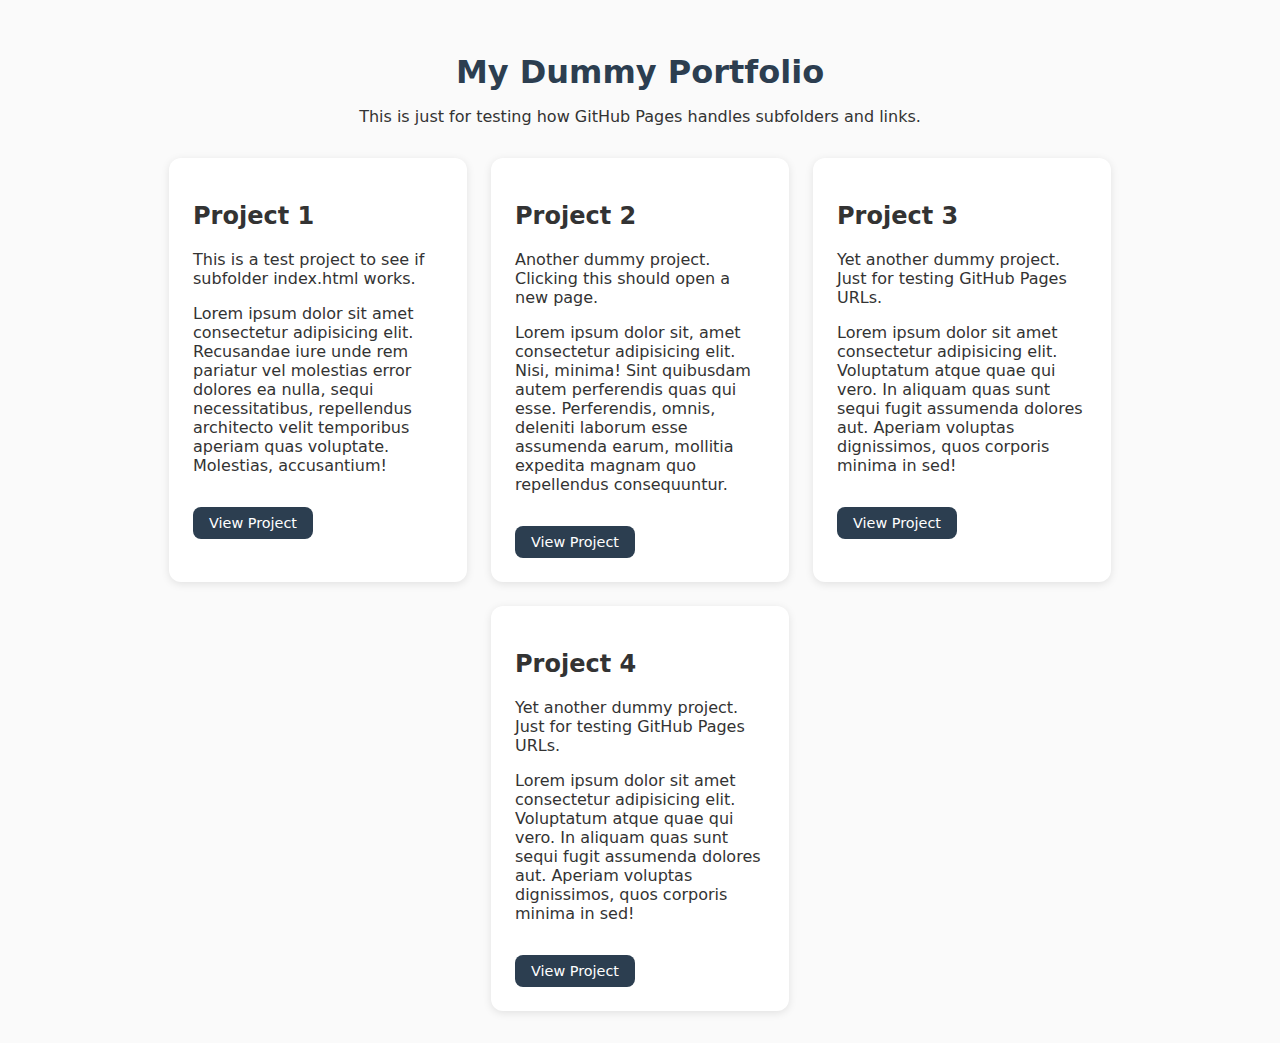
<file: index.html>
<!DOCTYPE html>
<html lang="en">
<head>
  <meta charset="UTF-8" />
  <meta name="viewport" content="width=device-width, initial-scale=1.0" />
  <title>Dummy Portfolio</title>
  <link rel="stylesheet" href="style.css" />
</head>
<body>
  <header>
    <h1>My Dummy Portfolio</h1>
    <p>This is just for testing how GitHub Pages handles subfolders and links.</p>
  </header>

  <main class="projects">
    <div class="card">
      <h2>Project 1</h2>
      <p>This is a test project to see if subfolder index.html works.</p>
      <p>Lorem ipsum dolor sit amet consectetur adipisicing elit. Recusandae iure unde rem pariatur vel molestias error dolores ea nulla, sequi necessitatibus, repellendus architecto velit temporibus aperiam quas voluptate. Molestias, accusantium!</p>
      <a href="projects/project-1/" target="_blank" class="btn">View Project</a>
    </div>

    <div class="card">
      <h2>Project 2</h2>
      <p>Another dummy project. Clicking this should open a new page.</p>
      <p>Lorem ipsum dolor sit, amet consectetur adipisicing elit. Nisi, minima! Sint quibusdam autem perferendis quas qui esse. Perferendis, omnis, deleniti laborum esse assumenda earum, mollitia expedita magnam quo repellendus consequuntur.</p>
      <a href="projects/project-2/" target="_blank" class="btn">View Project</a>
    </div>

    <div class="card">
      <h2>Project 3</h2>
      <p>Yet another dummy project. Just for testing GitHub Pages URLs.</p>
      <p>Lorem ipsum dolor sit amet consectetur adipisicing elit. Voluptatum atque quae qui vero. In aliquam quas sunt sequi fugit assumenda dolores aut. Aperiam voluptas dignissimos, quos corporis minima in sed!</p>
      <a href="projects/project-3/" target="_blank" class="btn">View Project</a>
    </div>

    <div class="card">
      <h2>Project 4</h2>
      <p>Yet another dummy project. Just for testing GitHub Pages URLs.</p>
      <p>Lorem ipsum dolor sit amet consectetur adipisicing elit. Voluptatum atque quae qui vero. In aliquam quas sunt sequi fugit assumenda dolores aut. Aperiam voluptas dignissimos, quos corporis minima in sed!</p>
      <a href="https://anuraj-js.github.io/Dummy-portfolio/projects/project-4/" target="_blank" class="btn">View Project</a>
    </div>
  </main>
</body>
</html>
</file>
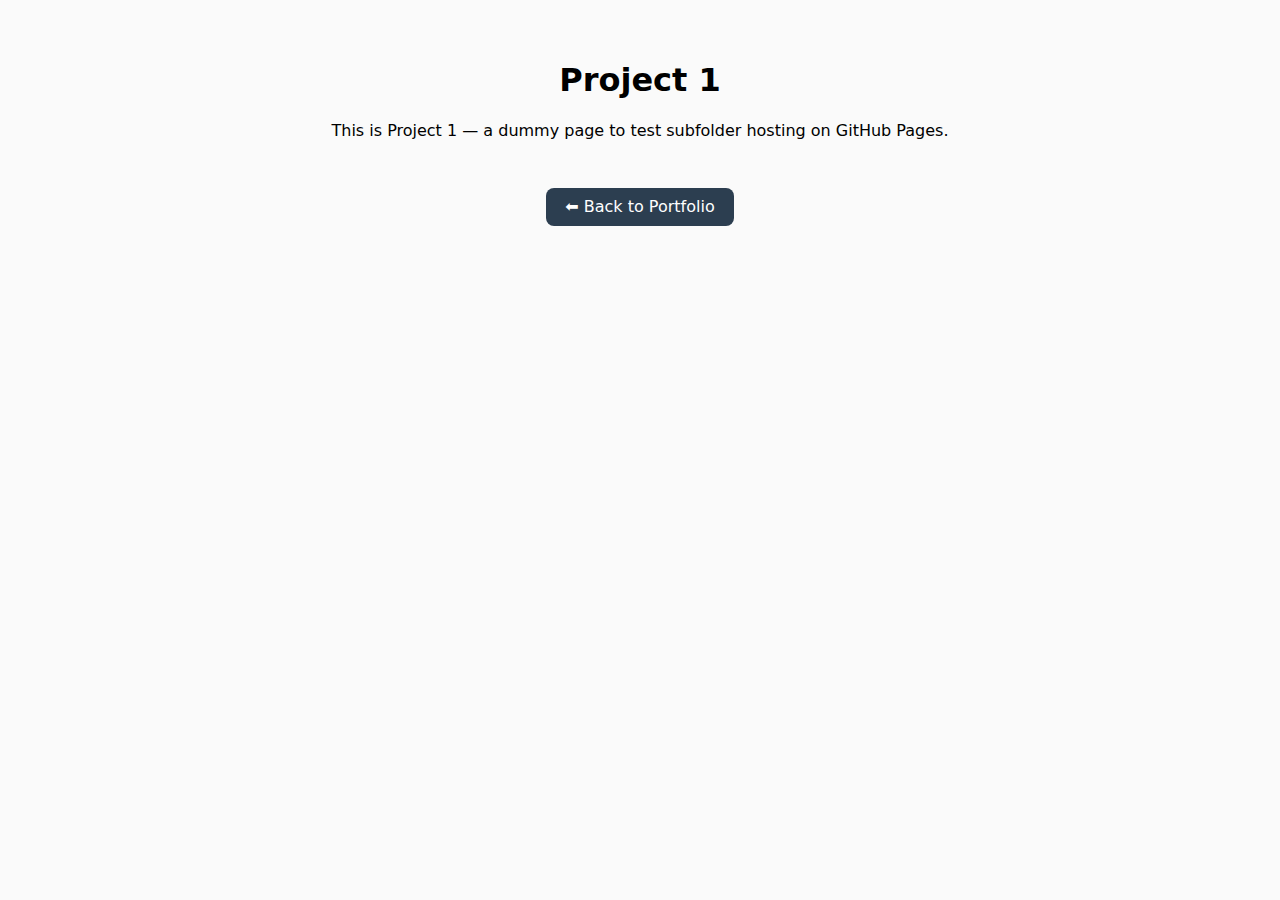
<file: projects/project-1/index.html>
<!DOCTYPE html>
<html lang="en">
<head>
  <meta charset="UTF-8" />
  <meta name="viewport" content="width=device-width, initial-scale=1.0" />
  <title>Project 1</title>
  <style>
    body {
      font-family: system-ui, sans-serif;
      background: #fafafa;
      text-align: center;
      padding: 2rem;
    }
    a {
      display: inline-block;
      margin-top: 2rem;
      text-decoration: none;
      background: #2c3e50;
      color: white;
      padding: 0.6rem 1.2rem;
      border-radius: 8px;
      transition: background 0.2s;
    }
    a:hover {
      background: #1a252f;
    }
  </style>
</head>
<body>
  <h1>Project 1</h1>
  <p>This is Project 1 — a dummy page to test subfolder hosting on GitHub Pages.</p>
  <a href="../../index.html">⬅ Back to Portfolio</a>
</body>
</html>
</file>
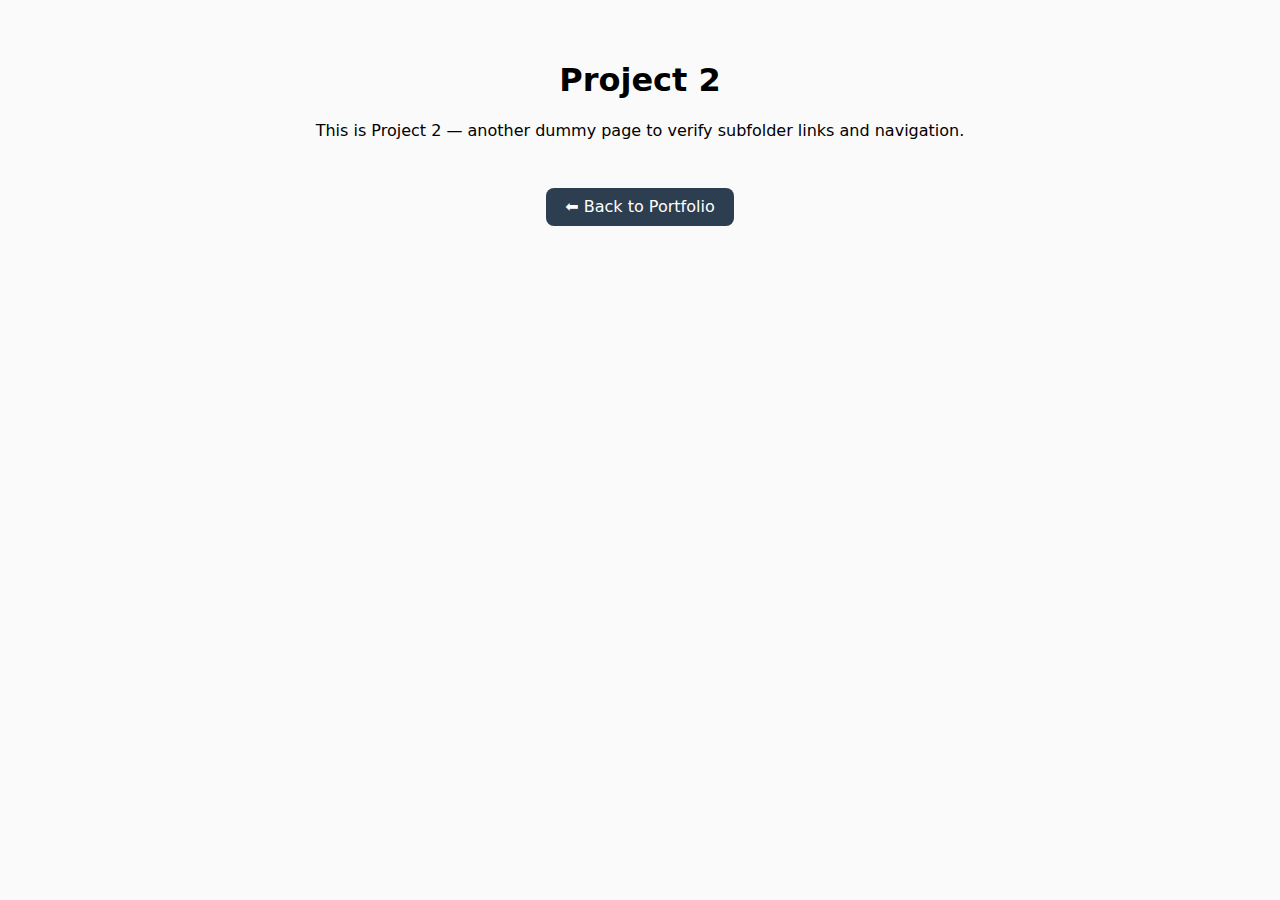
<file: projects/project-2/index.html>
<!DOCTYPE html>
<html lang="en">
<head>
  <meta charset="UTF-8" />
  <meta name="viewport" content="width=device-width, initial-scale=1.0" />
  <title>Project 2</title>
  <style>
    body {
      font-family: system-ui, sans-serif;
      background: #fafafa;
      text-align: center;
      padding: 2rem;
    }
    a {
      display: inline-block;
      margin-top: 2rem;
      text-decoration: none;
      background: #2c3e50;
      color: white;
      padding: 0.6rem 1.2rem;
      border-radius: 8px;
      transition: background 0.2s;
    }
    a:hover {
      background: #1a252f;
    }
  </style>
</head>
<body>
  <h1>Project 2</h1>
  <p>This is Project 2 — another dummy page to verify subfolder links and navigation.</p>
  <a href="../../index.html">⬅ Back to Portfolio</a>
</body>
</html>
</file>
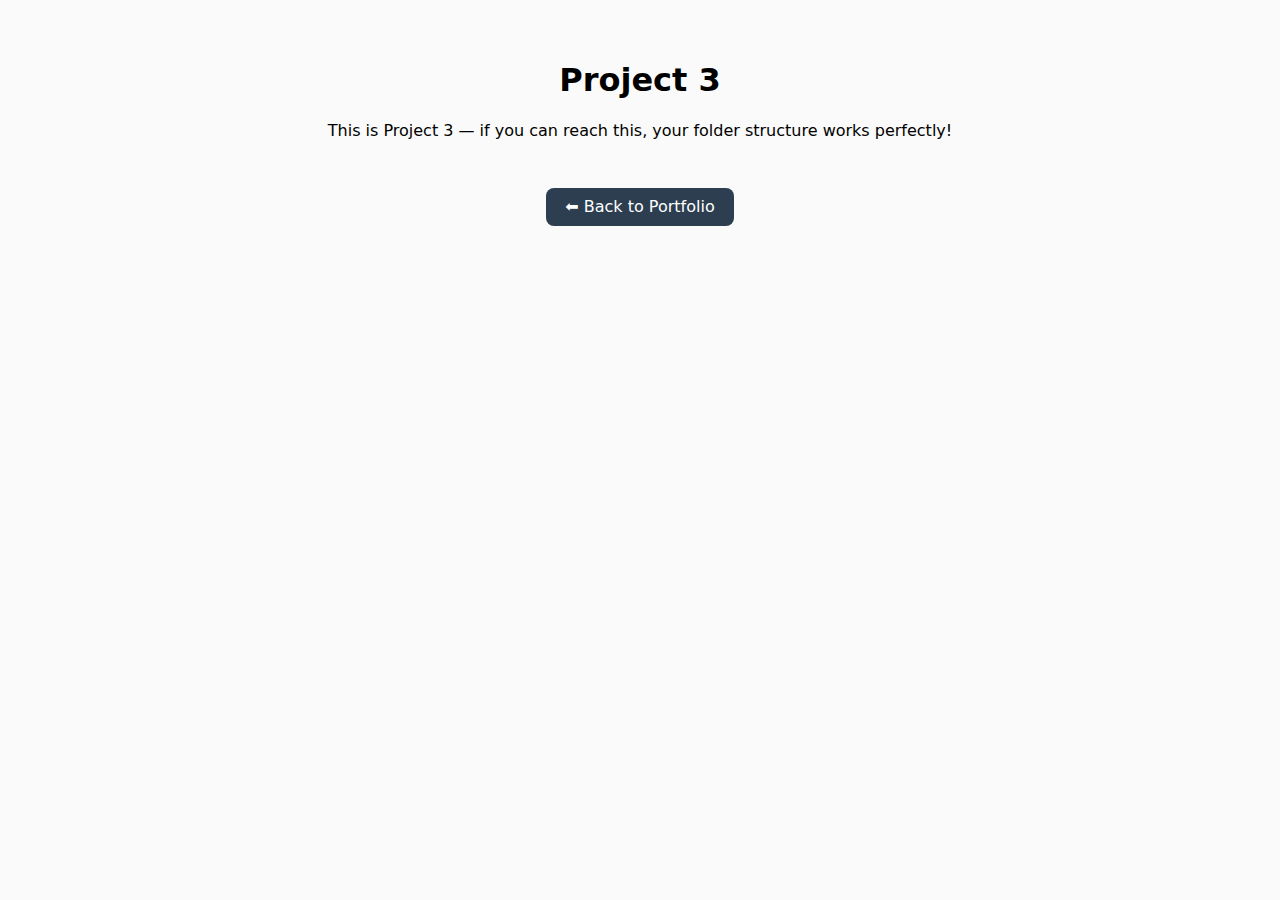
<file: projects/project-3/index.html>
<!DOCTYPE html>
<html lang="en">
<head>
  <meta charset="UTF-8" />
  <meta name="viewport" content="width=device-width, initial-scale=1.0" />
  <title>Project 3</title>
  <style>
    body {
      font-family: system-ui, sans-serif;
      background: #fafafa;
      text-align: center;
      padding: 2rem;
    }
    a {
      display: inline-block;
      margin-top: 2rem;
      text-decoration: none;
      background: #2c3e50;
      color: white;
      padding: 0.6rem 1.2rem;
      border-radius: 8px;
      transition: background 0.2s;
    }
    a:hover {
      background: #1a252f;
    }
  </style>
</head>
<body>
  <h1>Project 3</h1>
  <p>This is Project 3 — if you can reach this, your folder structure works perfectly!</p>
  <a href="../../index.html">⬅ Back to Portfolio</a>
</body>
</html>
</file>
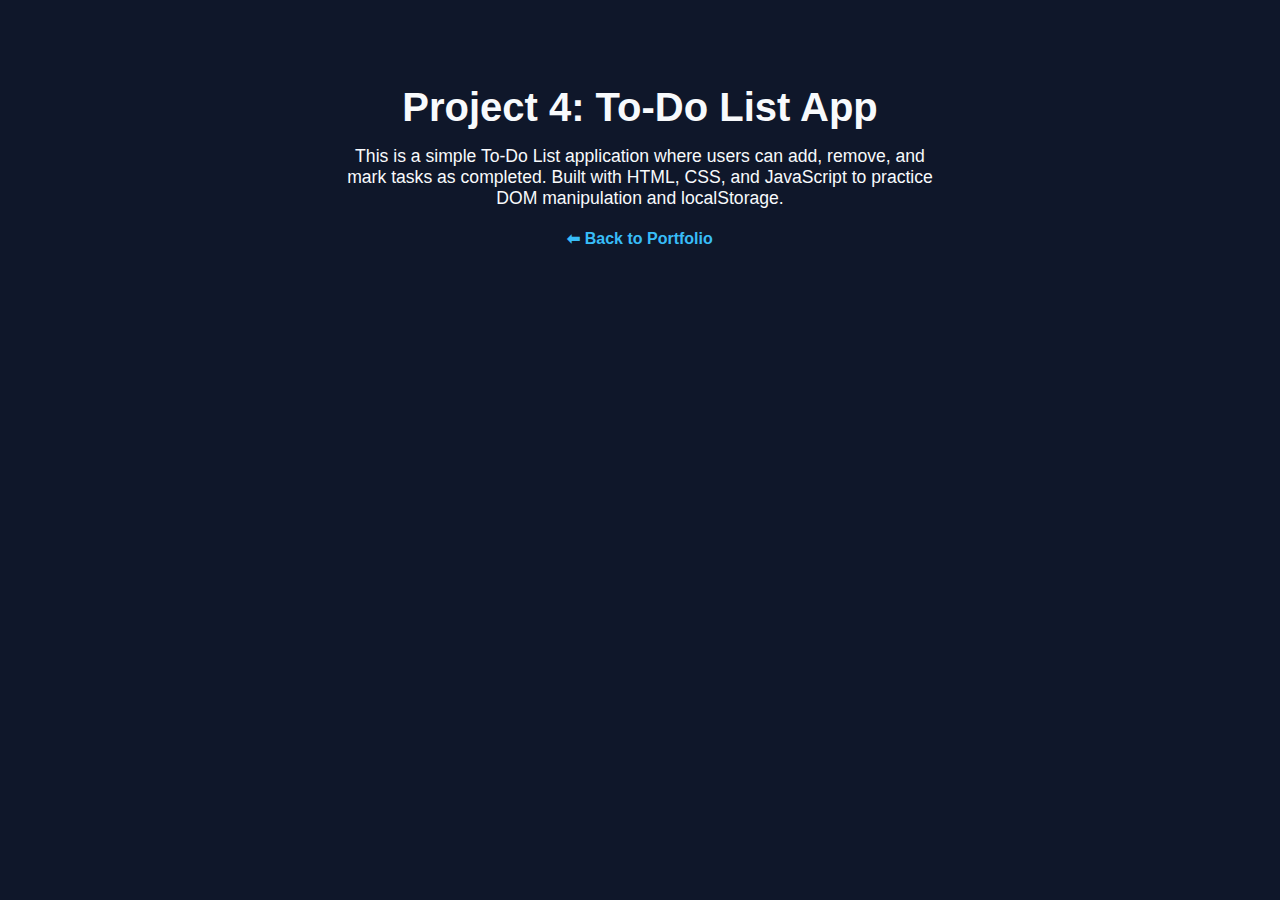
<file: projects/project-4/index.html>
<!DOCTYPE html>
<html lang="en">
<head>
  <meta charset="UTF-8">
  <meta name="viewport" content="width=device-width, initial-scale=1.0">
  <title>Project 4</title>
  <style>
    body {
      font-family: Arial, sans-serif;
      background-color: #0f172a;
      color: #f8fafc;
      text-align: center;
      padding: 50px;
    }
    h1 {
      font-size: 2.5rem;
      margin-bottom: 1rem;
    }
    p {
      font-size: 1.1rem;
      max-width: 600px;
      margin: 0 auto;
    }
    a {
      color: #38bdf8;
      text-decoration: none;
      display: inline-block;
      margin-top: 20px;
      font-weight: bold;
    }
    a:hover {
      text-decoration: underline;
    }
  </style>
</head>
<body>
  <h1>Project 4: To-Do List App</h1>
  <p>
    This is a simple To-Do List application where users can add, remove, and mark tasks as completed.
    Built with HTML, CSS, and JavaScript to practice DOM manipulation and localStorage.
  </p>
  <a href="../../index.html">⬅ Back to Portfolio</a>
</body>
</html>
</file>
<file: style.css>
body {
  font-family: system-ui, sans-serif;
  background: #fafafa;
  color: #333;
  text-align: center;
  margin: 0;
  padding: 2rem;
}

h1 {
  color: #2c3e50;
  margin-bottom: 0.5rem;
}

.projects {
  display: flex;
  justify-content: center;
  flex-wrap: wrap;
  gap: 1.5rem;
  margin-top: 2rem;
}

.card {
  background: white;
  border-radius: 12px;
  padding: 1.5rem;
  width: 250px;
  box-shadow: 0 2px 8px rgba(0, 0, 0, 0.1);
  text-align: left;
  transition: transform 0.2s, box-shadow 0.2s;
}

.card:hover {
  transform: translateY(-5px);
  box-shadow: 0 4px 12px rgba(0, 0, 0, 0.15);
}

.btn {
  display: inline-block;
  margin-top: 1rem;
  background: #2c3e50;
  color: white;
  padding: 0.5rem 1rem;
  border-radius: 8px;
  text-decoration: none;
  font-size: 0.9rem;
  transition: background 0.2s;
}

.btn:hover {
  background: #1a252f;
}
</file>
